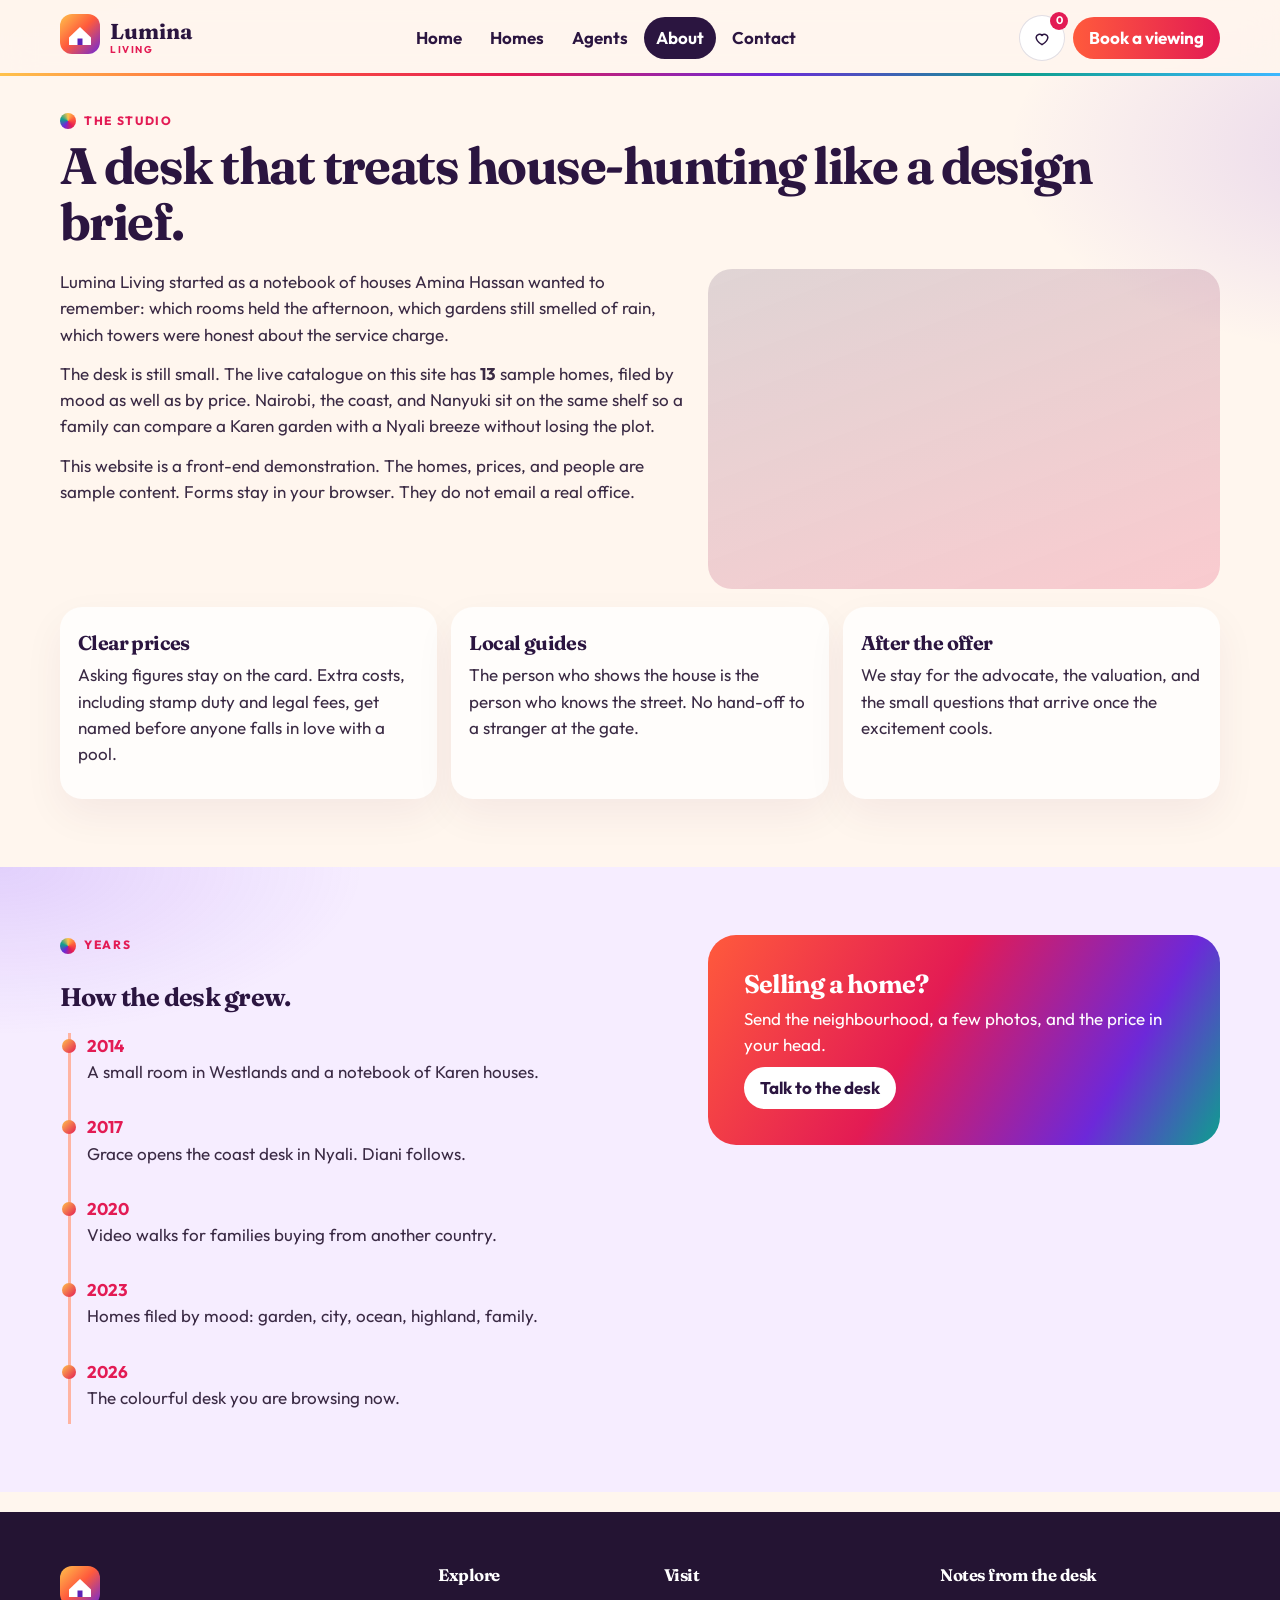
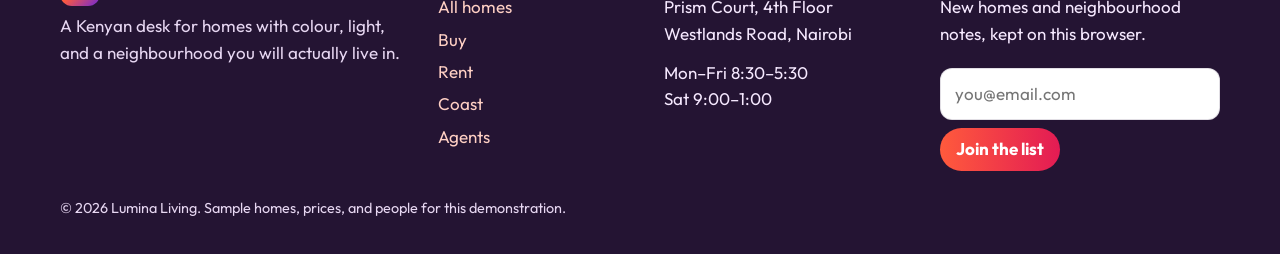
<file: about.html>
<!DOCTYPE html>
<html lang="en">
<head>
  <meta charset="UTF-8">
  <meta name="viewport" content="width=device-width, initial-scale=1">
  <title>About · Lumina Living</title>
  <meta name="description" content="The story of Lumina Living, a Kenyan real estate desk that files homes by light, mood, and neighbourhood.">
  <meta name="theme-color" content="#6d28d9">
  <link rel="icon" href="favicon.svg" type="image/svg+xml">
  <link rel="preconnect" href="https://fonts.googleapis.com">
  <link rel="preconnect" href="https://fonts.gstatic.com" crossorigin>
  <link rel="stylesheet" href="https://fonts.googleapis.com/css2?family=Fraunces:opsz,wght@9..144,560;9..144,680&family=Outfit:wght@300;400;500;600;700&display=swap">
  <link rel="stylesheet" href="css/styles.css">
</head>
<body>
  <a class="skip" href="#main">Skip to content</a>
  <header class="site-header" id="site-header"></header>
  <main id="main">
    <div class="page-hero">
      <div class="wrap">
        <p class="kicker">The studio</p>
        <h1>A desk that treats house-hunting like a design brief.</h1>
      </div>
    </div>
    <section class="section" style="padding-top: 12px;">
      <div class="wrap story-grid">
        <div>
          <p>Lumina Living started as a notebook of houses Amina Hassan wanted to remember: which rooms held the afternoon, which gardens still smelled of rain, which towers were honest about the service charge.</p>
          <p>The desk is still small. The live catalogue on this site has <strong id="about-count">thirteen</strong> sample homes, filed by mood as well as by price. Nairobi, the coast, and Nanyuki sit on the same shelf so a family can compare a Karen garden with a Nyali breeze without losing the plot.</p>
          <p>This website is a front-end demonstration. The homes, prices, and people are sample content. Forms stay in your browser. They do not email a real office.</p>
        </div>
        <div class="story-photo" role="img" aria-label="A bright modern house in warm light"></div>
      </div>
      <div class="wrap values">
        <article class="value"><h3>Clear prices</h3><p>Asking figures stay on the card. Extra costs, including stamp duty and legal fees, get named before anyone falls in love with a pool.</p></article>
        <article class="value"><h3>Local guides</h3><p>The person who shows the house is the person who knows the street. No hand-off to a stranger at the gate.</p></article>
        <article class="value"><h3>After the offer</h3><p>We stay for the advocate, the valuation, and the small questions that arrive once the excitement cools.</p></article>
      </div>
    </section>
    <section class="section tint-lilac">
      <div class="wrap story-grid">
        <div>
          <p class="kicker">Years</p>
          <h2>How the desk grew.</h2>
          <div class="timeline">
            <article class="timeline-item"><strong>2014</strong><p>A small room in Westlands and a notebook of Karen houses.</p></article>
            <article class="timeline-item"><strong>2017</strong><p>Grace opens the coast desk in Nyali. Diani follows.</p></article>
            <article class="timeline-item"><strong>2020</strong><p>Video walks for families buying from another country.</p></article>
            <article class="timeline-item"><strong>2023</strong><p>Homes filed by mood: garden, city, ocean, highland, family.</p></article>
            <article class="timeline-item"><strong>2026</strong><p>The colourful desk you are browsing now.</p></article>
          </div>
        </div>
        <div class="cta">
          <div>
            <h2>Selling a home?</h2>
            <p>Send the neighbourhood, a few photos, and the price in your head.</p>
            <a class="btn" href="contact.html?topic=Sell">Talk to the desk</a>
          </div>
        </div>
      </div>
    </section>
  </main>
  <footer class="site-footer" id="site-footer"></footer>
  <script src="js/data.js"></script>
  <script src="js/ui.js"></script>
  <script>
    document.addEventListener("DOMContentLoaded", () => {
      Lumina.mount({ active: "about" });
      const count = document.getElementById("about-count");
      if (count) count.textContent = String(LUMINA_DATA.properties.length);
    });
  </script>
</body>
</html>
</file>
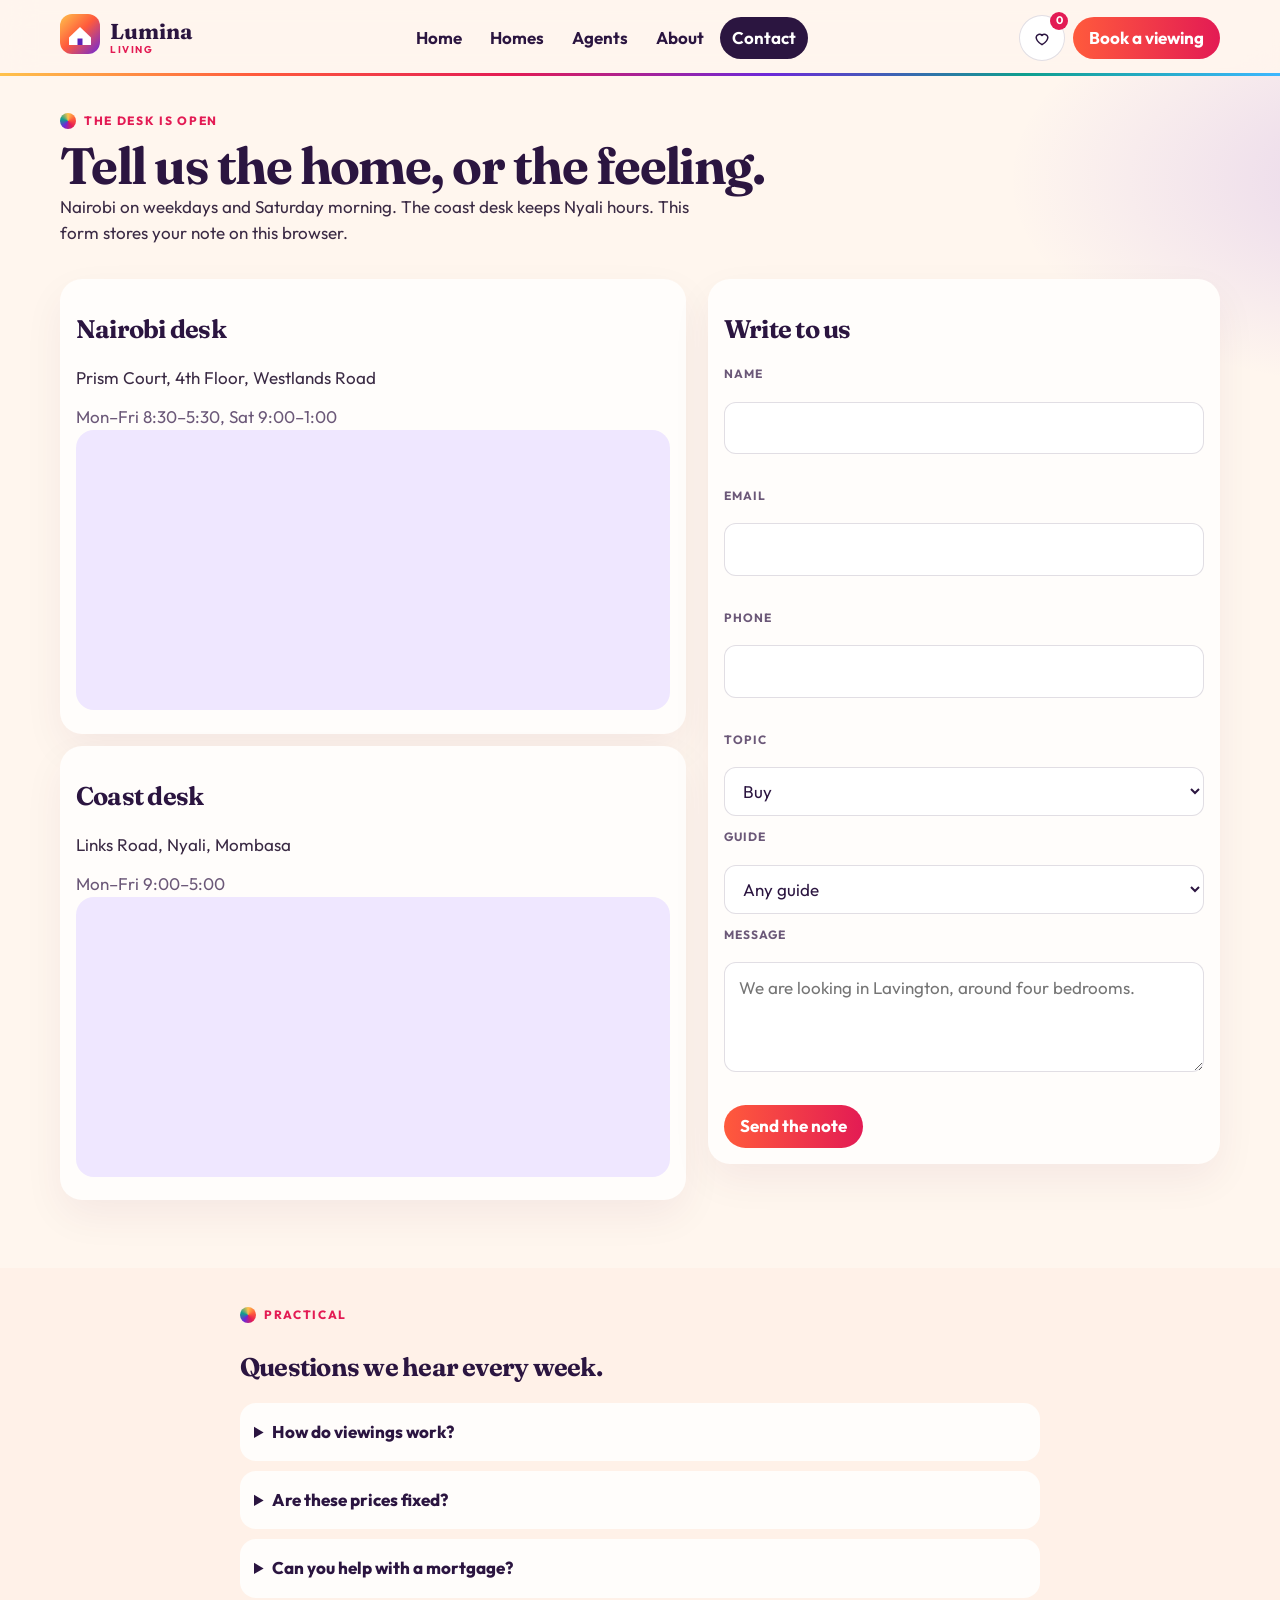
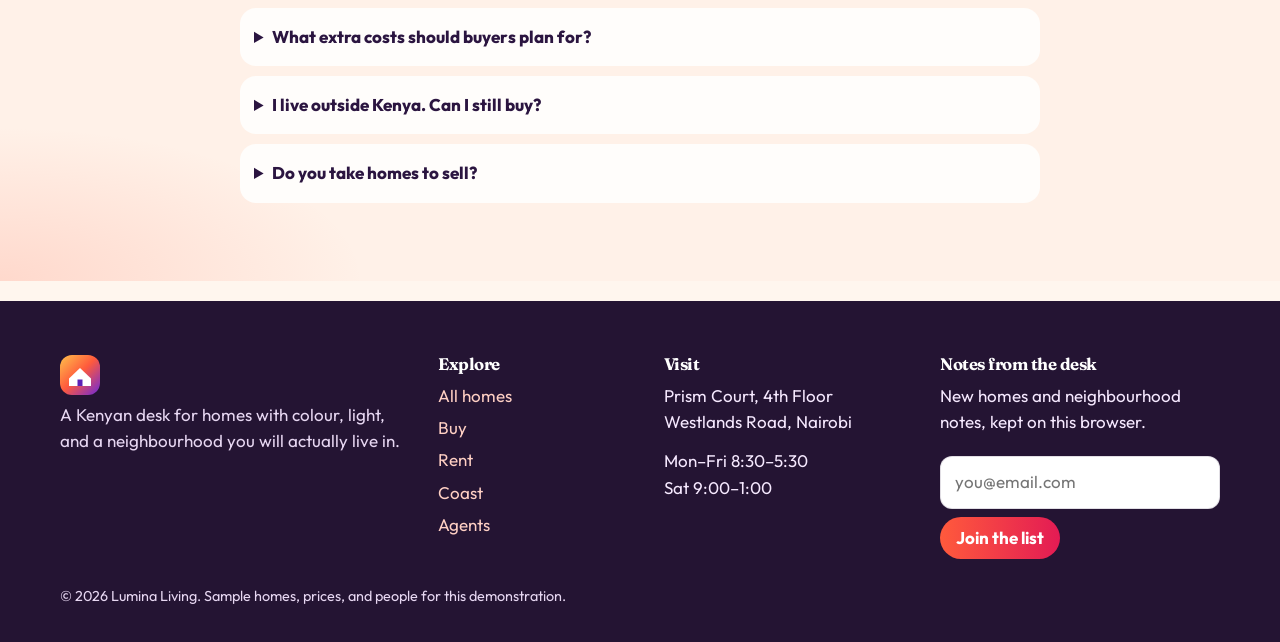
<file: contact.html>
<!DOCTYPE html>
<html lang="en">
<head>
  <meta charset="UTF-8">
  <meta name="viewport" content="width=device-width, initial-scale=1">
  <title>Contact · Lumina Living</title>
  <meta name="description" content="Write to the Lumina Living desk in Nairobi or Nyali about buying, renting, or selling.">
  <meta name="theme-color" content="#6d28d9">
  <link rel="icon" href="favicon.svg" type="image/svg+xml">
  <link rel="preconnect" href="https://fonts.googleapis.com">
  <link rel="preconnect" href="https://fonts.gstatic.com" crossorigin>
  <link rel="stylesheet" href="https://fonts.googleapis.com/css2?family=Fraunces:opsz,wght@9..144,560;9..144,680&family=Outfit:wght@300;400;500;600;700&display=swap">
  <link rel="stylesheet" href="css/styles.css">
</head>
<body>
  <a class="skip" href="#main">Skip to content</a>
  <noscript><p class="noscript-banner">Turn on JavaScript to use the contact form.</p></noscript>
  <header class="site-header" id="site-header"></header>
  <main id="main">
    <div class="page-hero">
      <div class="wrap">
        <p class="kicker">The desk is open</p>
        <h1>Tell us the home, or the feeling.</h1>
        <p>Nairobi on weekdays and Saturday morning. The coast desk keeps Nyali hours. This form stores your note on this browser.</p>
      </div>
    </div>
    <section class="section" style="padding-top: 12px;">
      <div class="wrap contact-grid">
        <div id="offices"></div>
        <form id="contact-form" class="calc-card stack-form" novalidate>
          <h2>Write to us</h2>
          <div class="field">
            <label for="c-name">Name</label>
            <input id="c-name" autocomplete="name">
            <small class="error" id="c-name-err"></small>
          </div>
          <div class="field">
            <label for="c-email">Email</label>
            <input id="c-email" type="email" autocomplete="email">
            <small class="error" id="c-email-err"></small>
          </div>
          <div class="field">
            <label for="c-phone">Phone</label>
            <input id="c-phone" type="tel" autocomplete="tel">
            <small class="error" id="c-phone-err"></small>
          </div>
          <div class="field">
            <label for="c-topic">Topic</label>
            <select id="c-topic">
              <option value="Buy">Buy</option>
              <option value="Rent">Rent</option>
              <option value="Sell">Sell</option>
              <option value="General">General</option>
            </select>
          </div>
          <div class="field">
            <label for="c-agent">Guide</label>
            <select id="c-agent"></select>
          </div>
          <div class="field">
            <label for="c-message">Message</label>
            <textarea id="c-message" placeholder="We are looking in Lavington, around four bedrooms."></textarea>
            <small class="error" id="c-message-err"></small>
          </div>
          <button class="btn btn-primary" type="submit">Send the note</button>
        </form>
      </div>
    </section>
    <section class="section tint-peach" style="padding-top: 36px;">
      <div class="wrap" style="max-width: 800px;">
        <p class="kicker">Practical</p>
        <h2>Questions we hear every week.</h2>
        <div data-faq></div>
      </div>
    </section>
  </main>
  <footer class="site-footer" id="site-footer"></footer>
  <script src="js/data.js"></script>
  <script src="js/ui.js"></script>
  <script src="js/contact.js"></script>
</body>
</html>
</file>
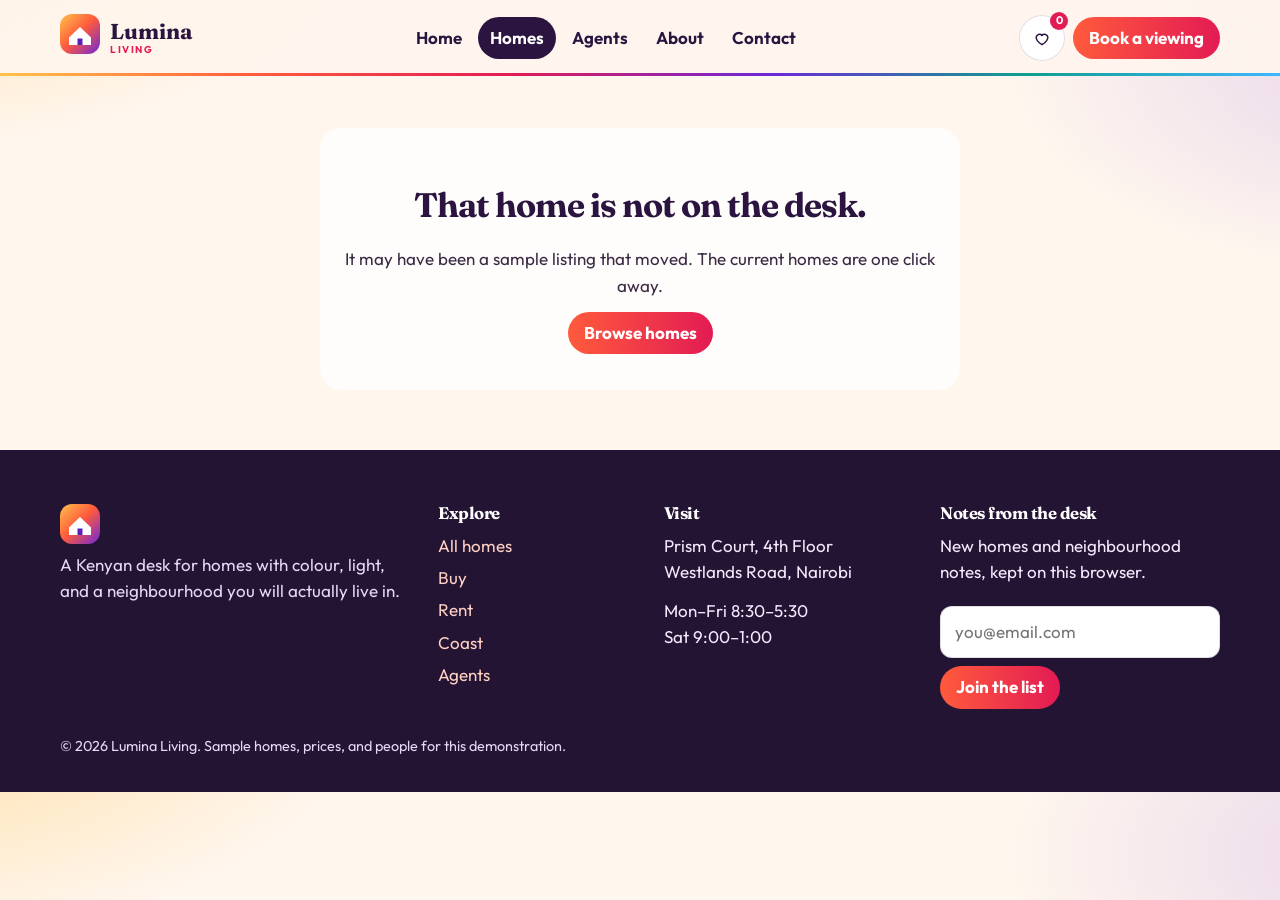
<file: property.html>
<!DOCTYPE html>
<html lang="en">
<head>
  <meta charset="UTF-8">
  <meta name="viewport" content="width=device-width, initial-scale=1">
  <title>Home · Lumina Living</title>
  <meta name="description" content="Property details, photos, map, and a sample mortgage for a Lumina Living home.">
  <meta name="theme-color" content="#6d28d9">
  <link rel="icon" href="favicon.svg" type="image/svg+xml">
  <link rel="preconnect" href="https://fonts.googleapis.com">
  <link rel="preconnect" href="https://fonts.gstatic.com" crossorigin>
  <link rel="stylesheet" href="https://fonts.googleapis.com/css2?family=Fraunces:opsz,wght@9..144,560;9..144,680&family=Outfit:wght@300;400;500;600;700&display=swap">
  <link rel="stylesheet" href="css/styles.css">
</head>
<body>
  <a class="skip" href="#main">Skip to content</a>
  <noscript><p class="noscript-banner">Turn on JavaScript to open this home.</p></noscript>
  <header class="site-header" id="site-header"></header>
  <main id="main" class="wrap" style="padding-top: 22px;">
    <div id="property-root"></div>
  </main>
  <footer class="site-footer" id="site-footer"></footer>
  <script type="application/ld+json" id="listing-jsonld">{}</script>
  <script src="js/data.js"></script>
  <script src="js/ui.js"></script>
  <script src="js/property.js"></script>
</body>
</html>
</file>
<file: css/styles.css>
[hidden] { display: none !important; }

* { box-sizing: border-box; }

html { scroll-behavior: smooth; color-scheme: light; }

body {
  margin: 0;
  font-family: Outfit, "Segoe UI", sans-serif;
  font-size: 17px;
  line-height: 1.55;
  color: #3a2a44;
  background:
    radial-gradient(900px 420px at -10% -10%, rgba(255, 194, 75, 0.45), transparent 55%),
    radial-gradient(800px 420px at 110% 8%, rgba(109, 40, 217, 0.16), transparent 50%),
    #fff6ee;
}

body.lock { overflow: hidden; }

img { max-width: 100%; display: block; }
img.is-broken { opacity: 0; }

button, input, select, textarea { font: inherit; color: inherit; }

h1, h2, h3 {
  font-family: Fraunces, Georgia, serif;
  font-weight: 680;
  letter-spacing: -0.03em;
  line-height: 1.08;
  color: #2b1540;
}

p { margin: 0 0 0.8rem; }

a { color: #9d174d; }

:focus-visible {
  outline: 3px solid #ffc24b;
  outline-offset: 2px;
}

::selection { background: #ffd0c2; color: #2b1540; }

.sr {
  position: absolute;
  width: 1px;
  height: 1px;
  padding: 0;
  margin: -1px;
  overflow: hidden;
  clip: rect(0, 0, 0, 0);
  border: 0;
}

.skip {
  position: absolute;
  left: 12px;
  top: -48px;
  z-index: 100;
  background: #fff;
  color: #2b1540;
  padding: 8px 12px;
  border-radius: 10px;
}

.skip:focus { top: 12px; }

.wrap { width: min(1160px, calc(100% - 32px)); margin-inline: auto; }

.noscript-banner {
  margin: 0;
  padding: 12px 16px;
  text-align: center;
  background: #2b1540;
  color: #fff;
}

.site-header {
  position: sticky;
  top: 0;
  z-index: 40;
  background: rgba(255, 246, 238, 0.9);
  backdrop-filter: blur(16px);
}

.site-header::after {
  content: "";
  position: absolute;
  left: 0;
  right: 0;
  bottom: 0;
  height: 3px;
  background: linear-gradient(90deg, #ffc24b, #ff5a3c, #e31b54, #6d28d9, #0e9f8e, #3db7ff);
}

.site-header.scrolled { box-shadow: 0 12px 30px rgba(43, 21, 64, 0.08); }

.header-inner {
  display: grid;
  grid-template-columns: auto 1fr auto;
  align-items: center;
  min-height: 76px;
  gap: 12px;
}

.brand {
  display: flex;
  align-items: center;
  gap: 10px;
  text-decoration: none;
  color: #2b1540;
}

.brand-text { display: flex; flex-direction: column; line-height: 1; }
.brand-text strong { font-family: Fraunces, Georgia, serif; font-size: 1.35rem; }
.brand-text small {
  margin-top: 3px;
  color: #e31b54;
  font-weight: 700;
  letter-spacing: 0.16em;
  text-transform: uppercase;
  font-size: 0.62rem;
}

.nav { display: flex; justify-content: center; gap: 4px; }
.nav a {
  text-decoration: none;
  color: #2b1540;
  font-weight: 650;
  padding: 8px 12px;
  border-radius: 999px;
}
.nav a:hover { background: rgba(227, 27, 84, 0.1); }
.nav a[aria-current="page"],
.nav a[aria-current="page"]:hover { background: #2b1540; color: #fff; }

.header-actions { display: flex; align-items: center; gap: 8px; }

.nav-toggle {
  display: none;
  width: 46px;
  height: 46px;
  border: 0;
  border-radius: 50%;
  background: #fff;
  cursor: pointer;
  flex-direction: column;
  justify-content: center;
  align-items: center;
  gap: 5px;
}
.nav-toggle span:not(.sr) {
  display: block;
  width: 18px;
  height: 2px;
  background: #2b1540;
  border-radius: 2px;
}

.btn {
  display: inline-flex;
  align-items: center;
  justify-content: center;
  gap: 8px;
  border: 0;
  border-radius: 999px;
  padding: 12px 16px;
  font-weight: 700;
  text-decoration: none;
  cursor: pointer;
  line-height: 1.1;
}
.btn-primary { background: linear-gradient(90deg, #ff5a3c, #e31b54); color: #fff; }
.btn-primary:hover { filter: brightness(1.06); }
.btn-ghost { background: #fff; color: #2b1540; border: 1.5px solid rgba(43, 21, 64, 0.16); }
.btn-light { background: #fff; color: #2b1540; }

.icon-btn {
  position: relative;
  width: 46px;
  height: 46px;
  border-radius: 50%;
  border: 1.5px solid rgba(43, 21, 64, 0.14);
  background: #fff;
  color: #2b1540;
  cursor: pointer;
  display: grid;
  place-items: center;
}
.icon-btn svg { fill: transparent; stroke: currentColor; }
.count {
  position: absolute;
  top: -4px;
  right: -4px;
  min-width: 18px;
  height: 18px;
  padding: 0 4px;
  border-radius: 99px;
  background: #e31b54;
  color: #fff;
  font-size: 11px;
  font-weight: 700;
  display: grid;
  place-items: center;
}

.hero {
  position: relative;
  min-height: 680px;
  display: grid;
  align-items: end;
  overflow: hidden;
  color: #fff;
}
.hero-photo, .hero-shade { position: absolute; inset: 0; width: 100%; height: 100%; }
.hero-photo { object-fit: cover; }
.hero-shade {
  background:
    linear-gradient(100deg, rgba(32, 8, 48, 0.82) 8%, rgba(160, 24, 78, 0.5) 52%, rgba(14, 120, 110, 0.28) 100%);
}
.hero-content { position: relative; z-index: 1; padding: 72px 0 88px; }
.hero .kicker { color: #ffe4d6; }
.hero h1 {
  margin: 0 0 12px;
  color: #fff;
  font-size: clamp(2.7rem, 6vw, 5rem);
  max-width: 12ch;
}
.lede { font-size: 1.12rem; max-width: 46ch; }
.hero .lede { color: rgba(255, 255, 255, 0.92); }

.search-card {
  margin-top: 22px;
  display: grid;
  grid-template-columns: 1.5fr 0.8fr 0.8fr 0.8fr auto;
  gap: 10px;
  align-items: end;
  padding: 14px;
  background: rgba(255, 253, 251, 0.96);
  color: #2b1540;
  border-radius: 22px;
  box-shadow: 0 20px 50px rgba(20, 8, 30, 0.25);
}
.search-card .btn { height: 48px; }

.quick-links { display: flex; flex-wrap: wrap; gap: 8px; margin-top: 14px; }
.quick-links a {
  color: #fff;
  text-decoration: none;
  border: 1px solid rgba(255, 255, 255, 0.5);
  background: rgba(255, 255, 255, 0.12);
  border-radius: 999px;
  padding: 7px 12px;
  font-weight: 650;
}
.quick-links a:hover { background: rgba(255, 255, 255, 0.24); }

.field { display: flex; flex-direction: column; gap: 6px; }
.field label, .calc-card label, .stack-form label {
  font-size: 0.75rem;
  font-weight: 700;
  letter-spacing: 0.08em;
  text-transform: uppercase;
  color: #6b5878;
}
input, select, textarea {
  width: 100%;
  border: 1.5px solid rgba(43, 21, 64, 0.14);
  background: #fff;
  border-radius: 12px;
  padding: 12px 14px;
  color: #2b1540;
}
textarea { min-height: 110px; resize: vertical; }
input[type="range"] { padding: 0; accent-color: #e31b54; }
input[aria-invalid="true"], select[aria-invalid="true"], textarea[aria-invalid="true"] { border-color: #e11d48; }
.error { color: #be123c; min-height: 1.1em; font-size: 0.85rem; }

.stat-row {
  position: relative;
  z-index: 2;
  display: grid;
  grid-template-columns: repeat(4, 1fr);
  gap: 14px;
  margin-top: -42px;
}
.stat {
  background: #fffdfb;
  border-radius: 18px;
  padding: 16px 18px;
  box-shadow: 0 16px 40px rgba(43, 21, 64, 0.1);
}
.stat strong {
  display: block;
  font-family: Fraunces, Georgia, serif;
  font-size: 2rem;
  background: linear-gradient(90deg, #e31b54, #6d28d9);
  -webkit-background-clip: text;
  background-clip: text;
  color: transparent;
  -webkit-text-fill-color: transparent;
}
.stat span { color: #5c4d66; }

.section { padding: 68px 0; }
.section-head {
  display: flex;
  justify-content: space-between;
  align-items: end;
  gap: 16px;
  margin-bottom: 18px;
}
.section-head h2, .page-hero h1 { margin: 0; font-size: clamp(2rem, 4vw, 3.3rem); }
.section-head p { margin: 8px 0 0; max-width: 48ch; }

.kicker {
  display: inline-flex;
  align-items: center;
  gap: 8px;
  margin: 0 0 8px;
  font-size: 0.75rem;
  font-weight: 750;
  letter-spacing: 0.14em;
  text-transform: uppercase;
  color: #e31b54;
}
.kicker::before {
  content: "";
  width: 16px;
  height: 16px;
  border-radius: 50%;
  background: conic-gradient(#ffc24b, #ff5a3c, #e31b54, #6d28d9, #0e9f8e, #ffc24b);
}

.tint-lilac {
  background:
    radial-gradient(520px 240px at 0% 0%, rgba(124, 58, 237, 0.16), transparent 70%),
    #f6edff;
}
.tint-mint {
  background:
    radial-gradient(520px 240px at 100% 0%, rgba(14, 159, 142, 0.18), transparent 70%),
    #e9fbf6;
}
.tint-peach {
  background:
    radial-gradient(520px 220px at 0% 100%, rgba(255, 90, 60, 0.16), transparent 70%),
    #fff1e8;
}
.tint-sun {
  background:
    radial-gradient(480px 200px at 100% 80%, rgba(255, 194, 75, 0.35), transparent 70%),
    #fff8e8;
}

.mood-grid, .steps, .quotes { display: grid; grid-template-columns: repeat(3, 1fr); gap: 14px; }
.mood-grid { grid-template-columns: repeat(5, 1fr); }
.mood, .step, .quote, .calc-card, .side-card, .office, .filters, .value {
  background: #fffdfb;
  border-radius: 22px;
  box-shadow: 0 16px 40px rgba(80, 24, 70, 0.06);
}
.mood {
  display: flex;
  flex-direction: column;
  gap: 8px;
  min-height: 180px;
  padding: 16px;
  text-decoration: none;
  color: #2b1540;
  border-top: 6px solid #e31b54;
}
.mood strong { font-family: Fraunces, Georgia, serif; font-size: 1.35rem; }
.mood-kicker { font-size: 0.78rem; font-weight: 750; letter-spacing: 0.08em; text-transform: uppercase; }
.mood-garden { background: linear-gradient(165deg, #e7fff6, #fff); border-top-color: #0e9f8e; }
.mood-city { background: linear-gradient(165deg, #f4e9ff, #fff); border-top-color: #6d28d9; }
.mood-ocean { background: linear-gradient(165deg, #e7f6ff, #fff); border-top-color: #0284c7; }
.mood-highland { background: linear-gradient(165deg, #fff4cc, #fff); border-top-color: #d97706; }
.mood-family { background: linear-gradient(165deg, #ffe4dc, #fff); border-top-color: #e31b54; }
.mood:hover { transform: translateY(-3px); }

.card-grid, .home-grid { display: grid; gap: 16px; }
.card-grid { grid-template-columns: repeat(2, 1fr); }
.home-grid { grid-template-columns: 1.35fr 1fr; }
.home-grid .card:first-child { grid-row: span 2; display: flex; flex-direction: column; }
.home-grid .card:first-child .card-media { flex: 1; aspect-ratio: auto; min-height: 280px; }

.card {
  background: #fffdfb;
  border-radius: 22px;
  overflow: hidden;
  box-shadow: 0 16px 40px rgba(80, 24, 70, 0.07);
}
.card:hover { transform: translateY(-4px); box-shadow: 0 22px 50px rgba(80, 24, 70, 0.12); }
.card, .mood, .hood img { transition: transform 0.25s ease, box-shadow 0.25s ease; }
.card-media {
  position: relative;
  aspect-ratio: 4 / 3;
  overflow: hidden;
  background: linear-gradient(135deg, #ffc24b, #e31b54 42%, #6d28d9);
}
.card-link { display: block; height: 100%; }
.card-media img, .gallery-main img, .hood img, .agent-card img { width: 100%; height: 100%; object-fit: cover; }
.card:hover .card-media img { transform: scale(1.05); }
.card-media img { transition: transform 0.5s ease; }
.card-body { padding: 14px 14px 16px; }
.card h3 { margin: 0; font-size: 1.35rem; }
.card h3 a { color: inherit; text-decoration: none; }
.card h3 a:hover { color: #e31b54; }
.price {
  margin: 0 0 4px;
  font-family: Fraunces, Georgia, serif;
  font-size: 1.45rem;
  color: #9d174d;
}
.loc { margin: 0; color: #6b5878; }
.meta, .spec-list, .mini-list { list-style: none; padding: 0; margin: 8px 0 0; }
.meta { display: flex; flex-wrap: wrap; gap: 10px; color: #5c4d66; font-size: 0.92rem; }
.card-actions { display: flex; justify-content: space-between; align-items: center; margin-top: 10px; }
.text-link { font-weight: 750; text-decoration: none; }
.text-link:hover { text-decoration: underline; }
.compare-btn {
  border: 0;
  background: #fff1e8;
  color: #9d174d;
  border-radius: 999px;
  padding: 7px 12px;
  font-weight: 750;
  cursor: pointer;
}
.compare-btn.is-on { background: #efe7ff; color: #5b21b6; }

.badge, .status-pill, .photo-count {
  display: inline-flex;
  align-items: center;
  border-radius: 999px;
  padding: 4px 10px;
  font-size: 0.75rem;
  font-weight: 750;
}
.card-media .badge, .gallery-main .photo-count, .card-media .status-pill, .card-media .photo-count, .card-media .mood-dot, .heart, .card-arrow {
  position: absolute;
  z-index: 2;
}
.card-media .badge { top: 12px; left: 12px; }
.badge { background: linear-gradient(90deg, #ffc24b, #ff8a3d); color: #2b1540; }
.status-sale { background: #ffe1d6; color: #9f1239; }
.status-rent { background: #d5f7f1; color: #0f766e; }
.card-media .status-pill { left: 12px; bottom: 12px; }
.card-media .photo-count, .gallery-main .photo-count {
  right: 12px;
  bottom: 12px;
  background: rgba(20, 8, 30, 0.72);
  color: #fff;
}
.mood-dot { width: 14px; height: 14px; border-radius: 50%; box-shadow: 0 0 0 3px #fff; }
.card-media .mood-dot { top: 16px; right: 58px; }
.mood-dot.mood-garden { background: #0e9f8e; }
.mood-dot.mood-city { background: #6d28d9; }
.mood-dot.mood-ocean { background: #0284c7; }
.mood-dot.mood-highland { background: #d97706; }
.mood-dot.mood-family { background: #e31b54; }

.heart, .card-arrow, .lb-nav, .lb-close {
  width: 36px;
  height: 36px;
  border: 0;
  border-radius: 50%;
  background: rgba(255, 255, 255, 0.94);
  color: #2b1540;
  cursor: pointer;
  display: grid;
  place-items: center;
  font-size: 1.3rem;
  line-height: 1;
}
.heart { top: 10px; right: 10px; }
.heart svg { fill: transparent; stroke: currentColor; }
.heart.is-on { color: #e11d48; background: #ffe4ea; }
.heart.is-on svg { fill: currentColor; }
.card-arrow { top: 50%; transform: translateY(-50%); }
.card-arrow.prev { left: 8px; }
.card-arrow.next { right: 8px; }

.steps { margin-top: 8px; }
.step, .quote, .value { padding: 18px; }
.step-no { margin: 0; font-family: Fraunces, Georgia, serif; font-size: 2.2rem; color: #e31b54; }
.step h3, .value h3, .quote blockquote { margin: 8px 0; }

.hood-scroll {
  display: grid;
  grid-auto-flow: column;
  grid-auto-columns: minmax(240px, 28%);
  gap: 14px;
  overflow-x: auto;
  scroll-snap-type: x mandatory;
  padding-bottom: 10px;
}
.hood {
  position: relative;
  display: flex;
  align-items: flex-end;
  min-height: 330px;
  border-radius: 22px;
  overflow: hidden;
  color: #fff;
  text-decoration: none;
  scroll-snap-align: start;
}
.hood img { position: absolute; inset: 0; }
.hood:hover img { transform: scale(1.06); }
.hood span {
  position: relative;
  display: grid;
  gap: 4px;
  padding: 16px;
  background: linear-gradient(transparent, rgba(20, 8, 30, 0.82));
  width: 100%;
}
.hood strong { font-family: Fraunces, Georgia, serif; font-size: 1.5rem; }
.hood small, .hood em { font-style: normal; }

.calc-grid, .story-grid, .contact-grid, .listings-layout, .property-grid {
  display: grid;
  grid-template-columns: 1.1fr 0.9fr;
  gap: 22px;
  align-items: start;
}
.listings-layout { grid-template-columns: 280px 1fr; }
.calc-card, .filters, .side-card, .office { padding: 16px; }
.calc-card label, .stack-form .field { display: grid; gap: 6px; margin-bottom: 12px; }
.pay-box {
  background: linear-gradient(135deg, #2b1540, #6d28d9 58%, #e31b54);
  color: #fff;
  border-radius: 18px;
  padding: 16px 18px;
}
.pay-box span, .pay-box small { display: block; color: rgba(255, 255, 255, 0.86); }
.pay-box strong {
  display: block;
  margin: 4px 0;
  color: #fff;
  font-family: Fraunces, Georgia, serif;
  font-size: clamp(1.6rem, 3vw, 2.2rem);
}
.fine-note { color: #6b5878; font-size: 0.9rem; }

.quotes { align-items: stretch; }
.quote { margin: 0; }
.quote blockquote {
  font-family: Fraunces, Georgia, serif;
  font-size: 1.28rem;
  line-height: 1.3;
  color: #2b1540;
}
.quote figcaption { display: grid; }
.quote span { color: #6b5878; }

#agent-preview {
  display: grid;
  grid-template-columns: repeat(3, 1fr);
  gap: 14px;
}
#agent-preview .agent-card { grid-template-columns: 1fr; }
#agent-preview .agent-card img { height: 230px; }
#agent-preview .agent-card .btn { margin-top: 8px; }

.agent-grid { display: grid; gap: 16px; }
.agent-card {
  display: grid;
  grid-template-columns: 210px 1fr;
  gap: 16px;
  background: #fffdfb;
  border-radius: 22px;
  overflow: hidden;
  box-shadow: 0 16px 40px rgba(80, 24, 70, 0.06);
  scroll-margin-top: 96px;
}
.agent-card img { min-height: 220px; }
.agent-card > div { padding: 16px 16px 16px 0; }
#agent-preview .agent-card > div { padding: 14px; }
.agent-card h3 { margin: 0 0 8px; }
.mini-list { display: grid; gap: 6px; margin: 10px 0; }
.mini-list li { display: flex; justify-content: space-between; gap: 8px; }
.mini-list a { font-weight: 700; text-decoration: none; }

.cta {
  display: flex;
  justify-content: space-between;
  align-items: center;
  gap: 18px;
  padding: 36px;
  border-radius: 28px;
  background: linear-gradient(120deg, #ff5a3c, #e31b54 42%, #6d28d9 78%, #0e9f8e);
  color: #fff;
}
.cta h2, .cta p { color: #fff; margin: 0 0 8px; }
.cta .btn { background: #fff; color: #2b1540; }

.page-hero { padding: 34px 0 8px; }
.page-hero p { max-width: 58ch; }

.filters { position: sticky; top: 92px; display: grid; gap: 12px; }
.results-bar { display: flex; justify-content: space-between; align-items: baseline; gap: 10px; }
.results-bar h2 { margin: 0; font-size: 1.7rem; }
.chip-row { display: flex; flex-wrap: wrap; gap: 8px; margin: 10px 0 14px; }
.chip {
  border: 0;
  background: #ffe8e2;
  color: #9f1239;
  border-radius: 999px;
  padding: 6px 10px;
  font-weight: 750;
  cursor: pointer;
}
.empty {
  grid-column: 1 / -1;
  text-align: center;
  background: #fffdfb;
  border-radius: 22px;
  padding: 36px 16px;
}
.page-miss { margin: 30px auto 60px; max-width: 640px; }

.property { padding-bottom: 40px; }
.crumbs { color: #6b5878; font-size: 0.92rem; }
.crumbs a { text-decoration: none; font-weight: 700; }
.property-top, .saved-head, .cta, .results-bar, .section-head {
  display: flex;
  justify-content: space-between;
  gap: 16px;
}
.property-top { align-items: end; margin-bottom: 14px; }
.property-top h1 { margin: 0; font-size: clamp(2.2rem, 4vw, 3.6rem); }
.price-stack { text-align: right; }
.price-stack .price { font-size: clamp(1.7rem, 3vw, 2.4rem); }
.gallery-main { position: relative; border-radius: 22px; overflow: hidden; background: #2b1540; }
.gallery-open {
  display: block;
  width: 100%;
  padding: 0;
  border: 0;
  background: none;
  cursor: zoom-in;
  aspect-ratio: 16 / 10;
}
.gallery-open img { width: 100%; height: 100%; object-fit: cover; }
.thumbs { display: flex; gap: 10px; margin-top: 10px; overflow-x: auto; }
.thumb {
  width: 96px;
  height: 72px;
  padding: 0;
  border-radius: 12px;
  overflow: hidden;
  border: 3px solid transparent;
  cursor: pointer;
  background: none;
  flex: none;
}
.thumb.is-active { border-color: #e31b54; }
.thumb img { width: 100%; height: 100%; object-fit: cover; }
.spec-list, .amenity-grid { display: flex; flex-wrap: wrap; gap: 8px; }
.spec-list { margin: 0 0 16px; }
.spec-list li, .amenity {
  border-radius: 999px;
  padding: 6px 10px;
  font-weight: 700;
}
.spec-list li { background: #fff1e8; }
.amenity { background: #efe7ff; color: #4c1d95; }
.side-stack { display: grid; gap: 14px; }
.agent-inline { display: flex; gap: 12px; align-items: center; }
.agent-inline img { width: 72px; height: 72px; border-radius: 16px; object-fit: cover; }
.agent-inline h2 { margin: 0; font-size: 1.4rem; }
.map-frame { width: 100%; height: 280px; border: 0; border-radius: 18px; background: #efe7ff; }
.similar { margin-top: 28px; }
.similar .card-grid { grid-template-columns: repeat(3, 1fr); }

.story-grid .story-photo {
  min-height: 320px;
  border-radius: 24px;
  background:
    linear-gradient(160deg, rgba(43, 21, 64, 0.15), rgba(227, 27, 84, 0.2)),
    url("https://images.unsplash.com/photo-1600585154340-be6161a56a0c?auto=format&fit=crop&w=1400&q=80") center/cover;
}
.values { display: grid; grid-template-columns: repeat(3, 1fr); gap: 14px; margin-top: 18px; }
.timeline { display: grid; gap: 16px; margin: 10px 0 0 8px; border-left: 3px solid #ffb4a2; }
.timeline-item { position: relative; padding-left: 16px; }
.timeline-item strong { color: #e31b54; }
.timeline-item::before {
  content: "";
  position: absolute;
  left: -9px;
  top: 6px;
  width: 14px;
  height: 14px;
  border-radius: 50%;
  background: linear-gradient(135deg, #ffc24b, #e31b54);
}

.faq { background: #fffdfb; border-radius: 16px; padding: 4px 14px; margin-bottom: 10px; }
.faq summary { cursor: pointer; font-weight: 750; padding: 12px 0; color: #2b1540; }
.faq p { margin-top: 0; }

.contact-grid { align-items: start; }
.office + .office { margin-top: 12px; }
.success-note { background: #e7fff6; border-radius: 16px; padding: 14px; color: #115e59; }
.success-note h3 { margin-top: 0; color: #115e59; }

.site-footer { background: #241433; color: #f6e9ff; padding: 54px 0 22px; margin-top: 20px; }
.site-footer h2 { color: #fff; font-size: 1.05rem; margin: 0 0 10px; }
.foot-grid { display: grid; grid-template-columns: 1.4fr 0.8fr 1fr 1.1fr; gap: 22px; }
.site-footer a { display: block; color: #ffd0c4; text-decoration: none; margin: 6px 0; }
.site-footer a:hover { color: #fff; }
.foot-brand p, .fine { color: #e7d7f2; }
.fine { margin-top: 26px; font-size: 0.9rem; }
.news-form input { margin: 8px 0; }

.scrim { position: fixed; inset: 0; background: rgba(24, 8, 36, 0.45); z-index: 50; }
.saved-panel {
  position: fixed;
  top: 0;
  right: 0;
  z-index: 60;
  width: min(420px, 100%);
  height: 100%;
  overflow: auto;
  background: #fffdfb;
  padding: 18px;
  box-shadow: -20px 0 50px rgba(28, 10, 40, 0.18);
}
.saved-head { align-items: center; margin-bottom: 12px; }
.saved-head h2 { margin: 0; font-size: 1.6rem; }
.saved-item { display: grid; grid-template-columns: 1fr auto; gap: 8px; align-items: center; padding: 8px 0; border-bottom: 1px solid rgba(43, 21, 64, 0.08); }
.saved-row { display: flex; gap: 10px; text-decoration: none; color: inherit; align-items: center; }
.saved-row img { width: 76px; height: 58px; object-fit: cover; border-radius: 10px; }
.saved-row span { display: grid; }
.saved-row small { color: #6b5878; }
.saved-item button, .pill-home button {
  border: 0;
  background: transparent;
  color: #9d174d;
  font-weight: 750;
  cursor: pointer;
}
.saved-empty { color: #6b5878; }

.compare-bar {
  position: fixed;
  z-index: 45;
  left: 50%;
  bottom: 16px;
  transform: translateX(-50%);
  width: min(880px, calc(100% - 20px));
  display: flex;
  gap: 8px;
  align-items: center;
  padding: 10px;
  border-radius: 18px;
  background: #2b1540;
  color: #fff;
  box-shadow: 0 16px 40px rgba(20, 8, 30, 0.28);
}
.compare-pills { display: flex; flex-wrap: wrap; gap: 6px; flex: 1; }
.pill-home { background: rgba(255, 255, 255, 0.12); border-radius: 999px; padding: 4px 8px 4px 10px; }
.pill-home button { color: #fff; }
body.has-compare { padding-bottom: 92px; }

.modal {
  position: fixed;
  inset: 0;
  z-index: 70;
  display: grid;
  place-items: center;
  padding: 18px;
  background: rgba(24, 8, 36, 0.55);
}
.modal-card {
  width: min(980px, 100%);
  max-height: min(86vh, 820px);
  overflow: auto;
  background: #fffdfb;
  border-radius: 22px;
  padding: 16px;
}
.compare-table { overflow-x: auto; }
.compare-table table { border-collapse: collapse; width: 100%; min-width: 560px; }
.compare-table th, .compare-table td {
  border-bottom: 1px solid rgba(43, 21, 64, 0.1);
  padding: 10px;
  text-align: left;
  vertical-align: top;
}
.compare-table img { width: 140px; height: 88px; object-fit: cover; border-radius: 10px; }

.lightbox {
  position: fixed;
  inset: 0;
  z-index: 80;
  display: grid;
  place-items: center;
  background: rgba(12, 6, 20, 0.92);
  padding: 18px;
}
.lightbox figure { margin: 0; width: min(1100px, 88vw); }
.lightbox img { width: 100%; max-height: 78vh; object-fit: contain; border-radius: 12px; background: #111; }
.lightbox figcaption { color: #fff; text-align: center; margin-top: 8px; }
.lb-nav, .lb-close { position: absolute; z-index: 2; }
.lb-nav.prev { left: 12px; top: 50%; }
.lb-nav.next { right: 12px; top: 50%; }
.lb-close { top: 12px; right: 12px; }

.toast {
  position: fixed;
  z-index: 90;
  left: 50%;
  bottom: 22px;
  transform: translateX(-50%);
  background: #2b1540;
  color: #fff;
  border-radius: 999px;
  padding: 12px 16px;
  box-shadow: 0 12px 30px rgba(0, 0, 0, 0.22);
}
body.has-compare .toast, body.has-compare .back-top { bottom: 96px; }
.back-top {
  position: fixed;
  z-index: 35;
  right: 16px;
  bottom: 16px;
  width: 46px;
  height: 46px;
  border: 0;
  border-radius: 50%;
  background: #ff5a3c;
  color: #fff;
  font-size: 1.2rem;
  cursor: pointer;
}

@media (max-width: 980px) {
  .header-inner { display: flex; }
  .brand { margin-right: auto; }
  .nav-toggle { display: inline-flex; }
  .header-actions .btn-primary { display: none; }
  .nav {
    display: none;
    position: absolute;
    top: calc(100% + 8px);
    left: 16px;
    right: 16px;
    flex-direction: column;
    padding: 10px;
    background: #fff;
    border-radius: 18px;
    box-shadow: 0 18px 50px rgba(43, 21, 64, 0.16);
  }
  .nav.is-open { display: flex; }
  .search-card, .home-grid, .steps, .quotes, #agent-preview,
  .calc-grid, .story-grid, .contact-grid, .listings-layout, .property-grid, .foot-grid,
  .values, .similar .card-grid {
    grid-template-columns: 1fr;
  }
  .stat-row, .mood-grid, .card-grid { grid-template-columns: 1fr 1fr; }
  .stat-row { margin-top: 18px; }
  .home-grid .card:first-child { grid-row: auto; display: block; }
  .filters { position: static; }
  .agent-card { grid-template-columns: 160px 1fr; }
  .agent-card > div, #agent-preview .agent-card > div { padding: 14px; }
  .cta, .property-top, .section-head { flex-direction: column; align-items: start; }
  .price-stack { text-align: left; }
}

@media (max-width: 680px) {
  .search-card, .card-grid, .stat-row, .agent-card { grid-template-columns: 1fr; }
  .hero { min-height: 0; }
  .hero-content { padding: 48px 0 64px; }
  .stat-row { margin-top: 16px; }
  .hood-scroll { grid-auto-columns: 82%; }
  .compare-bar { flex-wrap: wrap; }
  .section { padding: 48px 0; }
}

@media (prefers-reduced-motion: reduce) {
  html { scroll-behavior: auto; }
  *, *::before, *::after {
    animation: none !important;
    transition: none !important;
  }
}

@media print {
  .site-header, .site-footer, .compare-bar, .back-top, .heart, .card-arrow, .stack-form, .quick-links { display: none !important; }
  body { background: #fff; }
  .hero { min-height: 0; }
}
</file>
